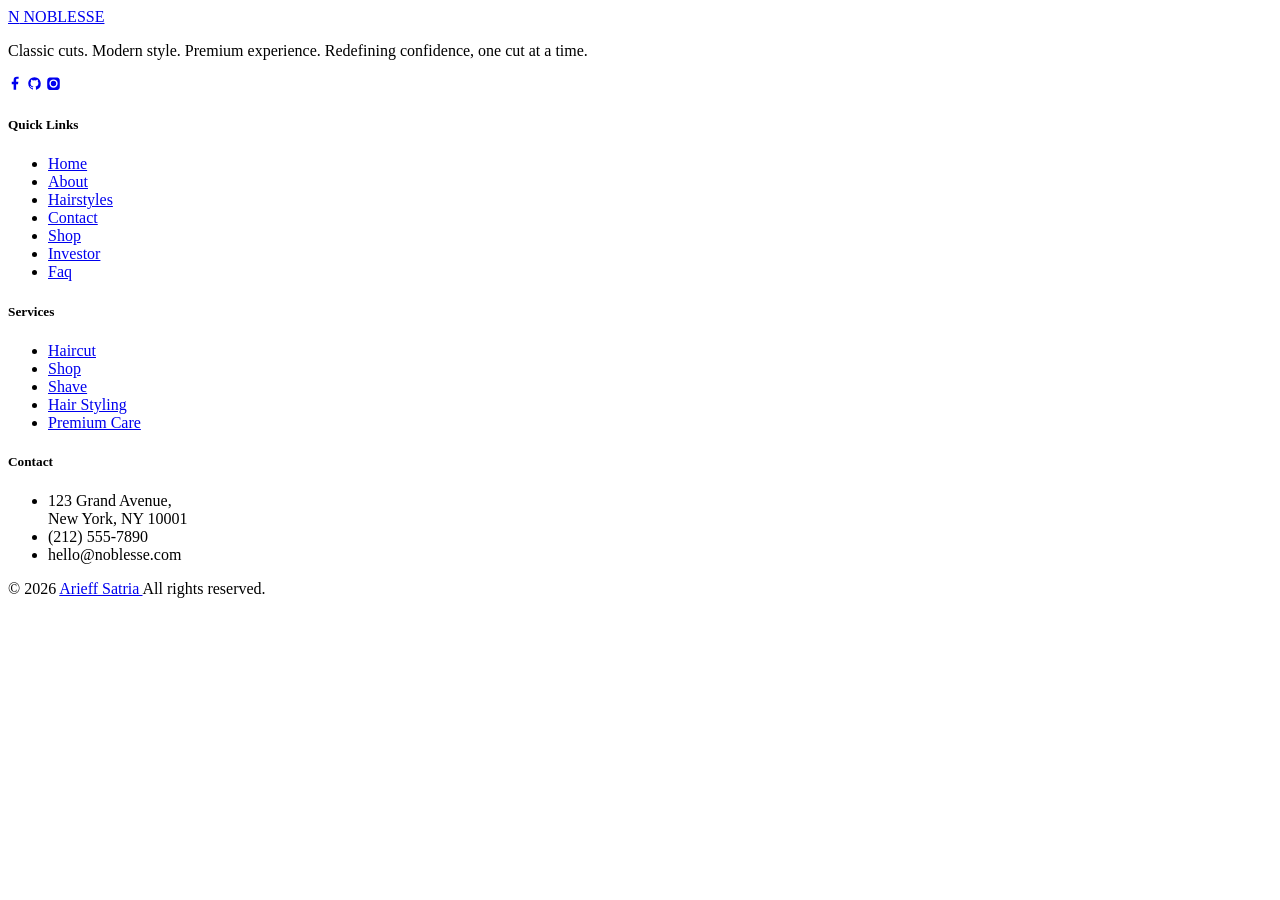
<file: components/footer.html>
<!doctype html>
<html>
  <head></head>
  <body>
    <footer>
      <div class="wrap">
        <div class="foot-grid">
          <div class="foot-col">
            <a href="index.html" class="foot-logo"
              ><span class="mark">N</span> NOBLESSE</a
            >
            <p>
              Classic cuts. Modern style. Premium experience. Redefining
              confidence, one cut at a time.
            </p>
            <div class="foot-social">
              <a href="#"
                ><svg
                  width="15"
                  height="15"
                  viewBox="0 0 24 24"
                  fill="currentColor"
                >
                  <path
                    d="M13 22v-9h3l.5-4H13V6.5c0-1.2.4-2 2-2h2V1.1C16.6 1 15.4 1 14.1 1c-3 0-5.1 1.8-5.1 5.2V9H6v4h3v9z"
                  /></svg
              ></a>
              <a href="#"
                ><svg
                  width="15"
                  height="15"
                  viewBox="0 0 24 24"
                  fill="currentColor"
                >
                  <path
                    d="M12 2C6.5 2 2 6.5 2 12c0 4.4 2.9 8.2 6.8 9.5.5.1.7-.2.7-.5v-1.7c-2.8.6-3.4-1.3-3.4-1.3-.4-1.1-1-1.4-1-1.4-.9-.6.1-.6.1-.6 1 .1 1.5 1 1.5 1 .9 1.5 2.3 1.1 2.9.8.1-.7.4-1.1.6-1.4-2.2-.2-4.6-1.1-4.6-5 0-1.1.4-2 1-2.7-.1-.2-.5-1.3.1-2.7 0 0 .8-.3 2.7 1a9.3 9.3 0 015 0c1.9-1.3 2.7-1 2.7-1 .6 1.4.2 2.5.1 2.7.6.7 1 1.6 1 2.7 0 3.9-2.4 4.7-4.6 5 .4.3.7 1 .7 2v3c0 .3.2.6.7.5A10 10 0 0022 12c0-5.5-4.5-10-10-10z"
                  /></svg
              ></a>
              <a href="#"
                ><svg
                  width="15"
                  height="15"
                  viewBox="0 0 24 24"
                  fill="currentColor"
                >
                  <path
                    d="M12 2.2c3.2 0 3.6 0 4.8.1 1.2 0 1.9.2 2.4.4a4.5 4.5 0 012.4 2.4c.2.5.4 1.2.4 2.4.1 1.2.1 1.6.1 4.8s0 3.6-.1 4.8c0 1.2-.2 1.9-.4 2.4a4.5 4.5 0 01-2.4 2.4c-.5.2-1.2.4-2.4.4-1.2.1-1.6.1-4.8.1s-3.6 0-4.8-.1c-1.2 0-1.9-.2-2.4-.4a4.5 4.5 0 01-2.4-2.4c-.2-.5-.4-1.2-.4-2.4-.1-1.2-.1-1.6-.1-4.8s0-3.6.1-4.8c0-1.2.2-1.9.4-2.4a4.5 4.5 0 012.4-2.4c.5-.2 1.2-.4 2.4-.4C8.4 2.2 8.8 2.2 12 2.2zm0 3.2a6.6 6.6 0 100 13.2 6.6 6.6 0 000-13.2zm0 10.9a4.3 4.3 0 110-8.6 4.3 4.3 0 010 8.6zm6.9-11.2a1.5 1.5 0 11-3 0 1.5 1.5 0 013 0z"
                  /></svg
              ></a>
            </div>
          </div>
          <div class="foot-col">
            <h5>Quick Links</h5>
            <ul>
              <li><a href="/">Home</a></li>
              <li><a href="/about">About</a></li>
              <li><a href="/hairstyle">Hairstyles</a></li>
              <li><a href="/contact">Contact</a></li>
              <li><a href="/shop">Shop</a></li>
              <li><a href="/investor">Investor</a></li>
              <li><a href="/faq">Faq</a></li>
            </ul>
          </div>
          <div class="foot-col">
            <h5>Services</h5>
            <ul>
              <li><a href="/hairstyle">Haircut</a></li>
              <li><a href="/shop">Shop</a></li>
              <li><a href="#">Shave</a></li>
              <li><a href="/hairstyle">Hair Styling</a></li>
              <li><a href="#">Premium Care</a></li>
            </ul>
          </div>
          <div class="foot-col">
            <h5>Contact</h5>
            <ul>
              <li>123 Grand Avenue,<br />New York, NY 10001</li>
              <li>(212) 555-7890</li>
              <li>hello@noblesse.com</li>
            </ul>
          </div>
        </div>
        <div class="foot-bottom">
          © 2026 
          <a href="https://arieffsatria.vercel.app/" target="_blank">
            Arieff Satria
          </a> All rights reserved.
        </div>
      </div>
    </footer>
  </body>
</html>
</file>
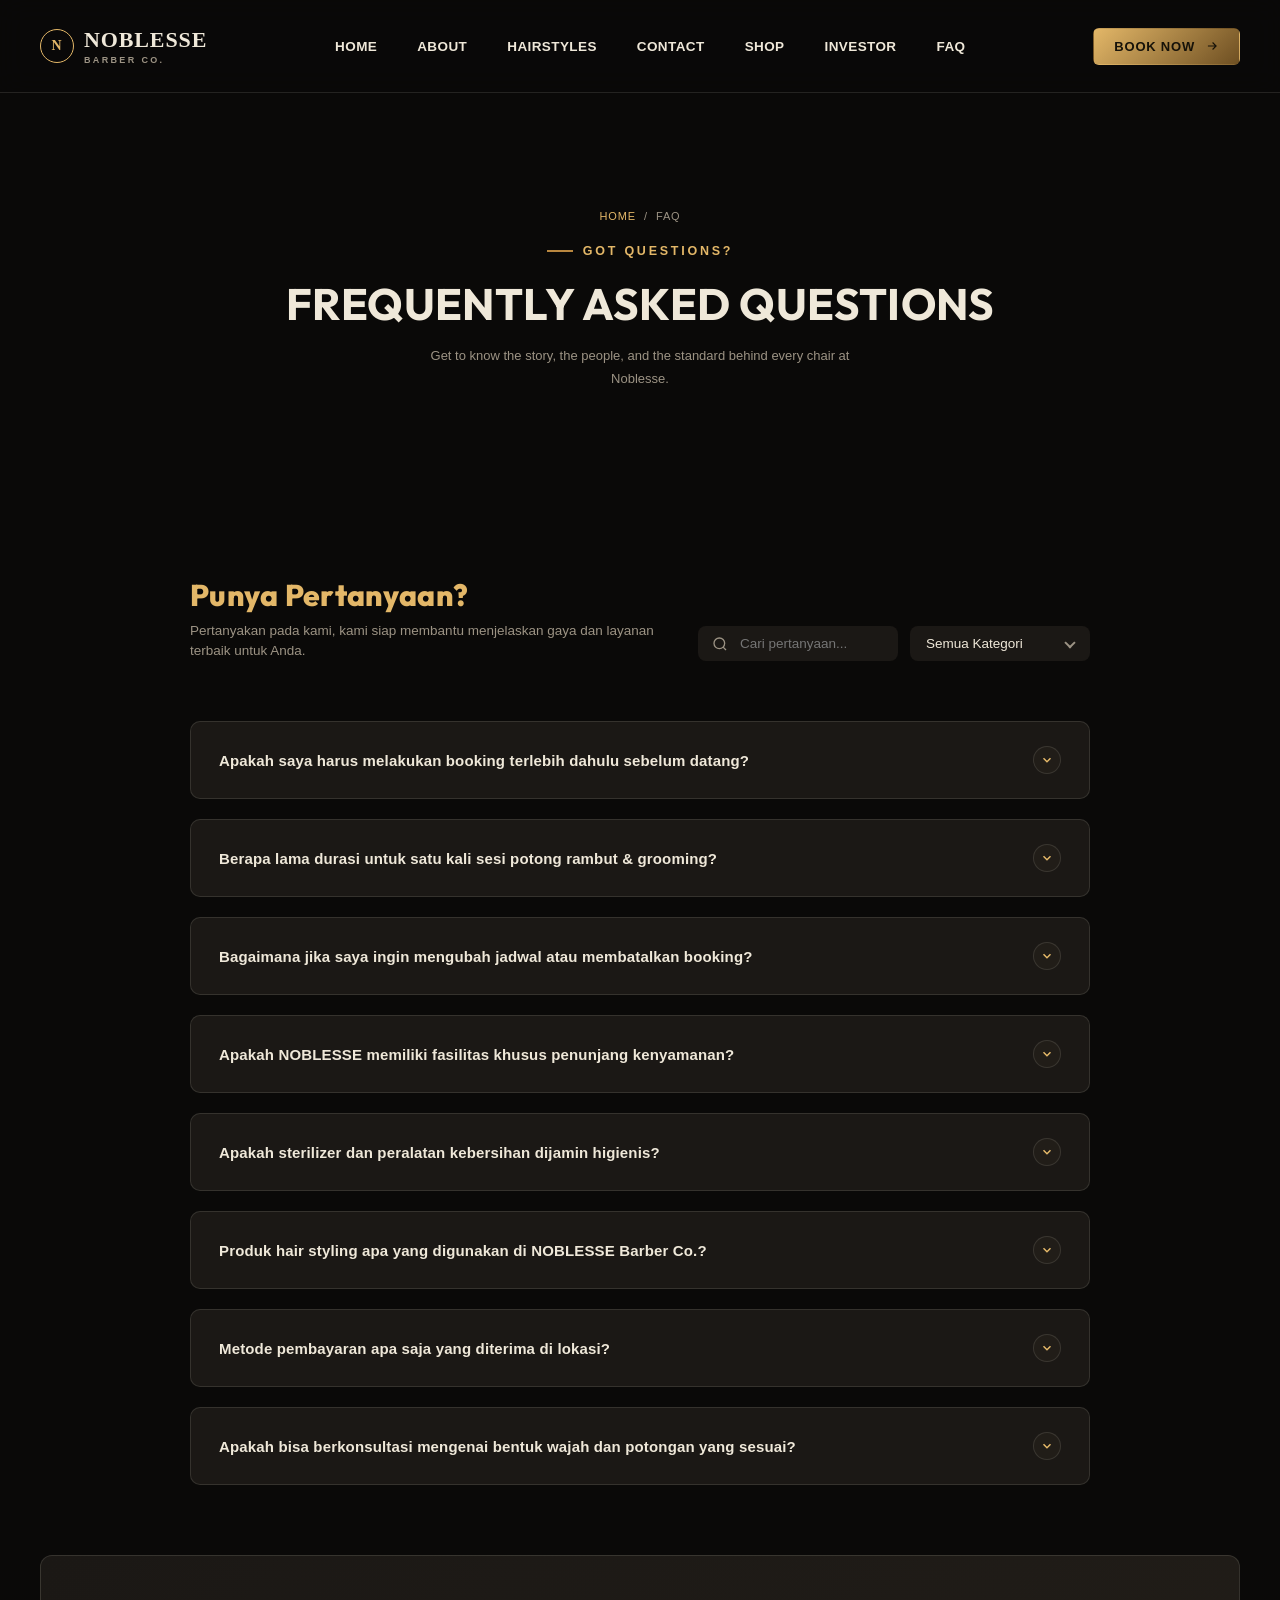
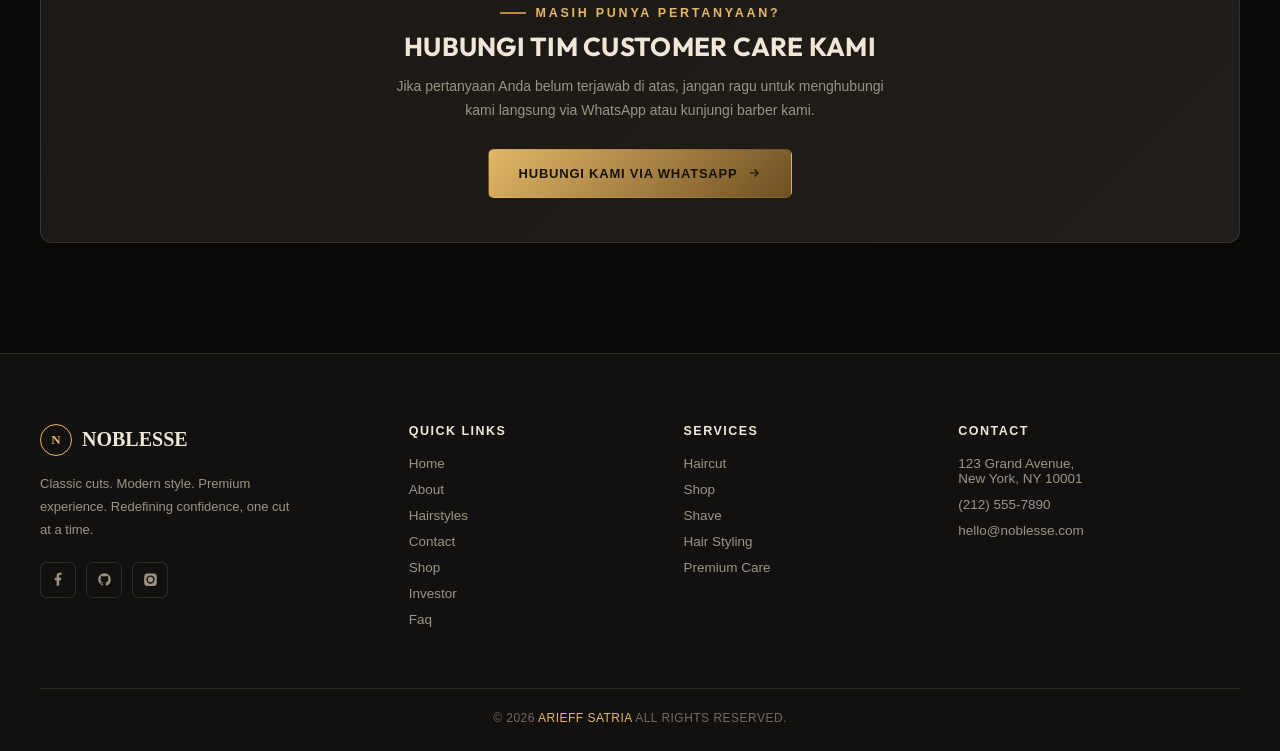
<file: website/faq/faq.html>
<!doctype html>
<html lang="en">
  <head>
    <meta charset="UTF-8" />
    <meta name="viewport" content="width=device-width, initial-scale=1.0" />
    <title>FAQ — NOBLESSE Barber Co.</title>
    <link rel="preconnect" href="https://fonts.googleapis.com" />
    <link rel="preconnect" href="https://fonts.gstatic.com" crossorigin />
    <link
      href="https://fonts.googleapis.com/css2?family=Outfit:wght@200;300;400;500;600;700;800&display=swap"
      rel="stylesheet"
    />
    <link rel="stylesheet" href="/website/faq/faq.css" />
    <link rel="stylesheet" href="/components/global.css" />
  </head>
  <body>
    <div id="navbar"></div>

    <section class="page-banner">
      <div class="wrap">
        <div class="crumbs"><a href="index.html">Home</a><span>/</span>FAQ</div>
        <div class="eyebrow">Got Questions?</div>
        <h1>Frequently Asked Questions</h1>
        <p class="banner-sub">
          Get to know the story, the people, and the standard behind every chair
          at Noblesse.
        </p>
      </div>
    </section>

    <!-- SECTION SEARCH & FILTER -->
    <section class="faq-search-sec">
      <div class="wrap">
        <div class="faq-filter-row">
          <!-- SISI KIRI: ELEGAN HEADLINE -->
          <div class="faq-header-text">
            <h1>Punya Pertanyaan?</h1>
            <p>
              Pertanyakan pada kami, kami siap membantu menjelaskan gaya dan
              layanan terbaik untuk Anda.
            </p>
          </div>

          <!-- SISI KANAN: SEARCH BOX & DROPDOWN CATEGORY -->
          <div class="faq-controls">
            <!-- PENCARIAN -->
            <div class="search-box-wrap">
              <input
                type="text"
                id="faqSearch"
                placeholder="Cari pertanyaan..."
              />
              <svg
                width="16"
                height="16"
                viewBox="0 0 24 24"
                fill="none"
                stroke="currentColor"
                stroke-width="2"
              >
                <circle cx="11" cy="11" r="8" />
                <path d="M21 21l-4.35-4.35" />
              </svg>
            </div>

            <!-- DROPDOWN FILTER -->
            <div class="faq-select-wrap" id="faqSelectWrap">
              <select id="faqCategorySelect" class="faq-select">
                <option value="all">Semua Kategori</option>
                <option value="booking">Layanan & Booking</option>
                <option value="facility">Fasilitas & Lokasi</option>
                <option value="products">Produk & Perawatan</option>
                <option value="payment">Pembayaran</option>
              </select>
            </div>
          </div>
        </div>
      </div>
    </section>

    <section class="faq-sec">
      <div class="wrap">
        <div class="faq-grid" id="faqGrid">
          <!-- ITEM 1 -->
          <div class="faq-item" data-cat="booking">
            <div class="faq-question">
              <h3>
                Apakah saya harus melakukan booking terlebih dahulu sebelum
                datang?
              </h3>
              <div class="faq-icon">
                <svg
                  width="14"
                  height="14"
                  viewBox="0 0 24 24"
                  fill="none"
                  stroke="currentColor"
                  stroke-width="2.5"
                >
                  <path d="M6 9l6 6 6-6" />
                </svg>
              </div>
            </div>
            <div class="faq-answer">
              <p>
                Kami sangat menyarankan Anda melakukan booking secara online
                melalui situs kami agar mendapatkan prioritas waktu dan
                terhindar dari antrean panjang. Namun, kami juga tetap melayani
                pelanggan <i>walk-in</i> sesuai dengan ketersediaan kursi barber
                pada saat itu.
              </p>
            </div>
          </div>

          <!-- ITEM 2 -->
          <div class="faq-item" data-cat="booking">
            <div class="faq-question">
              <h3>
                Berapa lama durasi untuk satu kali sesi potong rambut &
                grooming?
              </h3>
              <div class="faq-icon">
                <svg
                  width="14"
                  height="14"
                  viewBox="0 0 24 24"
                  fill="none"
                  stroke="currentColor"
                  stroke-width="2.5"
                >
                  <path d="M6 9l6 6 6-6" />
                </svg>
              </div>
            </div>
            <div class="faq-answer">
              <p>
                Rata-rata durasi sesi potong rambut standar adalah 45–60 menit.
                Ini sudah mencakup konsultasi gaya, pencucian rambut awal,
                pemotongan presisi, pemijatan kepala ringan, hot towel service,
                serta pembersihan akhir & hair styling dengan produk premium.
              </p>
            </div>
          </div>

          <!-- ITEM 3 -->
          <div class="faq-item" data-cat="booking">
            <div class="faq-question">
              <h3>
                Bagaimana jika saya ingin mengubah jadwal atau membatalkan
                booking?
              </h3>
              <div class="faq-icon">
                <svg
                  width="14"
                  height="14"
                  viewBox="0 0 24 24"
                  fill="none"
                  stroke="currentColor"
                  stroke-width="2.5"
                >
                  <path d="M6 9l6 6 6-6" />
                </svg>
              </div>
            </div>
            <div class="faq-answer">
              <p>
                Anda dapat mengubah jadwal atau membatalkan janji temu
                setidaknya 2 jam sebelum waktu booking Anda melalui pesan
                WhatsApp resmi kami. Mohon konfirmasi lebih awal agar jam
                tersebut dapat dialokasikan untuk pelanggan lain.
              </p>
            </div>
          </div>

          <!-- ITEM 4 -->
          <div class="faq-item" data-cat="facility">
            <div class="faq-question">
              <h3>
                Apakah NOBLESSE memiliki fasilitas khusus penunjang kenyamanan?
              </h3>
              <div class="faq-icon">
                <svg
                  width="14"
                  height="14"
                  viewBox="0 0 24 24"
                  fill="none"
                  stroke="currentColor"
                  stroke-width="2.5"
                >
                  <path d="M6 9l6 6 6-6" />
                </svg>
              </div>
            </div>
            <div class="faq-answer">
              <p>
                Tentu! Lounge kami dilengkapi dengan pendingin ruangan full AC,
                area tunggu dengan sofa kulit yang nyaman, pilihan complimentary
                drink (kopi/teh/air mineral), Wi-Fi gratis berkecepatan tinggi,
                serta suasana interior bernuansa vintage modern yang hangat.
              </p>
            </div>
          </div>

          <!-- ITEM 5 -->
          <div class="faq-item" data-cat="facility">
            <div class="faq-question">
              <h3>
                Apakah sterilizer dan peralatan kebersihan dijamin higienis?
              </h3>
              <div class="faq-icon">
                <svg
                  width="14"
                  height="14"
                  viewBox="0 0 24 24"
                  fill="none"
                  stroke="currentColor"
                  stroke-width="2.5"
                >
                  <path d="M6 9l6 6 6-6" />
                </svg>
              </div>
            </div>
            <div class="faq-answer">
              <p>
                Kesehatan dan kebersihan pelanggan adalah prioritas utama kami.
                Seluruh sikat, clipper blade, dan guna silet memakai silet
                steril sekali pakai (single-use razor blade). Peralatan
                stainless steel lainnya selalu didisinfeksi menggunakan cairan
                sterilizer standar medis sebelum digunakan ke setiap pelanggan.
              </p>
            </div>
          </div>

          <!-- ITEM 6 -->
          <div class="faq-item" data-cat="products">
            <div class="faq-question">
              <h3>
                Produk hair styling apa yang digunakan di NOBLESSE Barber Co.?
              </h3>
              <div class="faq-icon">
                <svg
                  width="14"
                  height="14"
                  viewBox="0 0 24 24"
                  fill="none"
                  stroke="currentColor"
                  stroke-width="2.5"
                >
                  <path d="M6 9l6 6 6-6" />
                </svg>
              </div>
            </div>
            <div class="faq-answer">
              <p>
                Kami hanya menggunakan produk pria kelas dunia dan berbahan
                alami teruji, seperti pomade water-based, matte clay, sea salt
                spray, dan beard oil eksklusif yang tidak merusak rambut serta
                gampang dibersihkan. Anda juga dapat membeli produk-produk ini
                langsung di outlet kami.
              </p>
            </div>
          </div>

          <!-- ITEM 7 -->
          <div class="faq-item" data-cat="payment">
            <div class="faq-question">
              <h3>Metode pembayaran apa saja yang diterima di lokasi?</h3>
              <div class="faq-icon">
                <svg
                  width="14"
                  height="14"
                  viewBox="0 0 24 24"
                  fill="none"
                  stroke="currentColor"
                  stroke-width="2.5"
                >
                  <path d="M6 9l6 6 6-6" />
                </svg>
              </div>
            </div>
            <div class="faq-answer">
              <p>
                Kami menerima berbagai metode pembayaran baik tunai (Cash)
                maupun non-tunai, termasuk QRIS, Transfer Bank, Kartu
                Debit/Kredit (Visa/Mastercard), serta E-Wallet (GoPay, OVO,
                ShopeePay, DANA).
              </p>
            </div>
          </div>

          <!-- ITEM 8 -->
          <div class="faq-item" data-cat="products">
            <div class="faq-question">
              <h3>
                Apakah bisa berkonsultasi mengenai bentuk wajah dan potongan
                yang sesuai?
              </h3>
              <div class="faq-icon">
                <svg
                  width="14"
                  height="14"
                  viewBox="0 0 24 24"
                  fill="none"
                  stroke="currentColor"
                  stroke-width="2.5"
                >
                  <path d="M6 9l6 6 6-6" />
                </svg>
              </div>
            </div>
            <div class="faq-answer">
              <p>
                Sangat bisa! Setiap sesi di NOBLESSE selalu diawali dengan 5-10
                menit konsultasi gratis bersama Master Barber kami. Kami akan
                merekomendasikan gaya rambut yang paling cocok berdasarkan
                bentuk wajah, jenis rambut, serta aktivitas harian Anda.
              </p>
            </div>
          </div>
        </div>

        <div class="help-box">
          <div
            class="eyebrow"
            style="justify-content: center; margin-bottom: 10px"
          >
            Masih Punya Pertanyaan?
          </div>
          <h3>Hubungi Tim Customer Care Kami</h3>
          <p>
            Jika pertanyaan Anda belum terjawab di atas, jangan ragu untuk
            menghubungi kami langsung via WhatsApp atau kunjungi barber kami.
          </p>
          <a href="booking.html" class="btn btn-gold"
            >Hubungi Kami via WhatsApp
            <svg
              viewBox="0 0 24 24"
              fill="none"
              stroke="currentColor"
              stroke-width="2"
            >
              <path d="M5 12h14M13 6l6 6-6 6" />
            </svg>
          </a>
        </div>
      </div>
    </section>

    <div id="footer"></div>
    <script src="/website/faq/faq.js"></script>
    <script src="/components/main.js"></script>
  </body>
</html>
</file>
<file: website/faq/faq.css>
/* ===== PAGE BANNER ===== */
.page-banner {
  position: relative;
  height: 46vh;
  min-height: 340px;
  display: flex;
  align-items: center;
  justify-content: center;
  background:
    linear-gradient(
      180deg,
      rgba(10, 9, 8, 0.55) 0%,
      rgba(10, 9, 8, 0.75) 60%,
      rgba(10, 9, 8, 1) 100%
    ),
    url("https://images.unsplash.com/photo-1585747860715-2ba37e788b70?fm=jpg&q=80&w=2200&auto=format&fit=crop")
      center/cover;
  text-align: center;
}
.page-banner .eyebrow {
  justify-content: center;
}
.page-banner .crumbs {
  font-size: 11px;
  color: var(--muted);
  letter-spacing: 0.08em;
  text-transform: uppercase;
  margin-bottom: 16px;
}
.page-banner .crumbs a {
  color: var(--gold-light);
}
.page-banner .crumbs span {
  margin: 0 8px;
  color: var(--muted);
}
.page-banner h1 {
  font-size: 44px;
  text-transform: uppercase;
  margin: 18px 0 14px;
}
.page-banner .banner-sub {
  font-size: 13px;
  color: var(--muted);
  font-weight: 400;
  max-width: 480px;
  margin: 0 auto;
  line-height: 1.7;
}

/* ===== SEARCH & FILTER SECTION ===== */
.faq-search-sec {
  padding: 70px 0 30px;
}
.faq-filter-row {
  max-width: 900px;
  margin: 0 auto;
  display: flex;
  align-items: flex-end;
  justify-content: space-between;
  gap: 24px;
}

/* Headline (left side) */
.faq-header-text {
  flex: 1;
}
.faq-header-text h1 {
  font-size: 30px;
  font-weight: 800;
  line-height: 1.25;
  margin-bottom: 6px;
  color: var(--gold-light);
}
.faq-header-text p {
  font-size: 13.5px;
  color: var(--muted);
  font-weight: 400;
  line-height: 1.5;
}

/* Filter group (right side) */
.faq-controls {
  display: flex;
  align-items: center;
  gap: 12px;
  flex-shrink: 0;
}

/* Search input */
.search-box-wrap {
  position: relative;
}
.search-box-wrap input {
  width: 200px;
  padding: 10px 16px 10px 42px;
  background: var(--bg-3);
  border: 1px solid var(--line-border);
  border-radius: 8px;
  color: var(--cream);
  font-family: "Poppins", sans-serif;
  font-size: 13.5px;
  outline: none;
  transition: all 0.3s cubic-bezier(0.4, 0, 0.2, 1);
}
.search-box-wrap input:focus {
  width: 260px;
  border-color: var(--gold);
  box-shadow: 0 0 10px rgba(185, 135, 63, 0.2);
}
.search-box-wrap svg {
  position: absolute;
  left: 14px;
  top: 50%;
  transform: translateY(-50%);
  color: var(--muted);
  transition: color 0.3s;
}
.search-box-wrap input:focus + svg,
.search-box-wrap:focus-within svg {
  color: var(--gold-light);
}

/* Category dropdown */
.faq-select-wrap {
  position: relative;
  min-width: 180px;
}
.faq-select {
  width: 100%;
  padding: 10px 38px 10px 16px;
  background: var(--bg-3);
  border: 1px solid var(--line-border);
  border-radius: 8px;
  color: var(--cream);
  font-family: "Poppins", sans-serif;
  font-size: 13.5px;
  font-weight: 500;
  outline: none;
  cursor: pointer;
  appearance: none;
  -webkit-appearance: none;
  -moz-appearance: none;
  transition:
    border-color 0.25s,
    box-shadow 0.25s,
    color 0.25s;
}
.faq-select-wrap::after {
  content: "";
  position: absolute;
  right: 16px;
  top: 50%;
  width: 6px;
  height: 6px;
  border-right: 2px solid var(--muted);
  border-bottom: 2px solid var(--muted);
  transform: translateY(-65%) rotate(45deg);
  pointer-events: none;
  transition:
    transform 0.25s ease,
    border-color 0.25s ease;
}
.faq-select-wrap.is-open .faq-select {
  border-color: var(--gold);
  box-shadow: 0 0 10px rgba(185, 135, 63, 0.2);
  color: var(--gold-light);
}
.faq-select-wrap.is-open::after {
  transform: translateY(-20%) rotate(-135deg);
  border-color: var(--gold-light);
}
.faq-select option {
  background: var(--bg-3);
  color: var(--cream);
  padding: 10px;
}

/* ===== FAQ CONTENT (accordion) ===== */
.faq-sec {
  padding: 30px 0 110px;
}
.faq-grid {
  max-width: 900px;
  margin: 0 auto;
  display: flex;
  flex-direction: column;
  gap: 20px;
}
.faq-item {
  background: var(--bg-3);
  border: 1px solid var(--line);
  border-radius: 10px;
  overflow: hidden;
  transition: 0.3s;
}
.faq-item:hover {
  border-color: var(--gold-deep);
}
.faq-question {
  padding: 24px 28px;
  display: flex;
  align-items: center;
  justify-content: space-between;
  cursor: pointer;
  gap: 20px;
  user-select: none;
}
.faq-question h3 {
  font-size: 15px;
  font-family: "Poppins", sans-serif;
  font-weight: 600;
  color: var(--cream);
  transition: 0.25s;
}
.faq-item.active .faq-question h3 {
  color: var(--gold-light);
}
.faq-icon {
  width: 28px;
  height: 28px;
  border-radius: 50%;
  background: var(--bg-4);
  border: 1px solid var(--line);
  display: flex;
  align-items: center;
  justify-content: center;
  color: var(--gold-light);
  flex-shrink: 0;
  transition: 0.3s;
}
.faq-item.active .faq-icon {
  transform: rotate(180deg);
  background: var(--gold);
  color: #161209;
}
.faq-answer {
  max-height: 0;
  overflow: hidden;
  transition:
    max-height 0.35s ease,
    padding 0.35s ease;
  padding: 0 28px;
  background: var(--bg-2);
  border-top: 0px solid var(--line);
}
.faq-item.active .faq-answer {
  max-height: 300px;
  padding: 20px 28px 26px;
  border-top-width: 1px;
}
.faq-answer p {
  color: var(--muted);
  font-size: 13px;
  line-height: 1.8;
}

/* ===== NEED HELP TEASER ===== */
.help-box {
  margin-top: 70px;
  background: linear-gradient(135deg, var(--bg-3), var(--bg-4));
  border: 1px solid var(--line);
  border-radius: 12px;
  padding: 44px;
  text-align: center;
}
.help-box h3 {
  font-size: 26px;
  text-transform: uppercase;
  margin-bottom: 12px;
}
.help-box p {
  color: var(--muted);
  font-size: 14px;
  max-width: 520px;
  margin: 0 auto 26px;
  line-height: 1.7;
}

@media (max-width: 1150px) {
  .navlinks {
    display: none;
  }
  .menu-toggle {
    display: flex;
  }
  .nav-mobile {
    display: flex;
  }
}

/* Small laptop / large tablet (~980px) */
@media (max-width: 980px) {
  .wrap {
    padding: 0 22px;
  }
  .page-banner h1 {
    font-size: 36px;
  }
}

/* Filter row stacks before the search/dropdown controls get cramped (~850px) */
@media (max-width: 850px) {
  .faq-filter-row {
    flex-direction: column;
    align-items: flex-start;
    gap: 20px;
  }
  .faq-controls {
    width: 100%;
  }
  .search-box-wrap {
    flex: 1;
  }
  .search-box-wrap input {
    width: 100%;
  }
  .search-box-wrap input:focus {
    width: 100%;
  }
  .faq-select-wrap {
    flex: 1;
  }
}

/* Small tablet / large phone landscape (~768px) */
@media (max-width: 768px) {
  .page-banner h1 {
    font-size: 32px;
  }
  .help-box {
    padding: 30px 20px;
  }
  .help-box .btn {
    width: 100%;
    justify-content: center;
  }
}

/* Mobile phones (~600px and below) */
@media (max-width: 600px) {
  .wrap {
    padding: 0 22px;
  }
  .foot-grid {
    grid-template-columns: 1fr;
  }
  .faq-controls {
    flex-direction: column;
    width: 100%;
  }
  .search-box-wrap,
  .faq-select-wrap {
    width: 100%;
  }
  .faq-header-text h1 {
    font-size: 26px;
  }
  .faq-question {
    padding: 20px 20px;
  }
  .faq-question h3 {
    font-size: 14px;
  }
  .help-box {
    padding: 26px 18px;
  }
  .help-box h3 {
    font-size: 22px;
  }
  .help-box .btn {
    width: 100%;
    justify-content: center;
    padding: 14px 18px;
    font-size: 12px;
    white-space: normal;
    text-align: center;
  }
  .help-box .btn svg {
    flex-shrink: 0;
  }
}

/* Extra-small phones (~400px and below) */
@media (max-width: 400px) {
  .wrap {
    padding: 0 16px;
  }
  .page-banner h1 {
    font-size: 26px;
  }
  .faq-header-text h1 {
    font-size: 22px;
  }
  .faq-answer p {
    font-size: 12.5px;
  }
}
</file>
<file: components/global.css>
/* ===== ROOT / VARIABLES ===== */
:root {
  --surface: #151515;
  --bg: #0a0908;
  --bg-2: #131110;
  --bg-3: #1b1815;
  --bg-4: #211d18;
  --gold-deep: #6e4f22;
  --gold: #b9873f;
  --gold-light: #e3b768;
  --cream: #efe8d9;
  --muted: #9c9384;
  --line: rgba(239, 232, 217, 0.12);
  --radius: 6px;
}

/* ===== RESET / BASE ===== */
* {
  box-sizing: border-box;
  margin: 0;
  padding: 0;
}
html {
  scroll-behavior: smooth;
  overflow-x: hidden;
}
body {
  font-family: "Poppins", sans-serif;
  background: var(--bg);
  color: var(--cream);
  -webkit-font-smoothing: antialiased;
}
h1,
h2,
h3,
h4 {
  font-family: "Outfit", serif;
  font-weight: 700;
  letter-spacing: 0.01em;
  color: var(--cream);
}
a {
  text-decoration: none;
  color: inherit;
}
img {
  display: block;
  width: 100%;
  height: 100%;
  object-fit: cover;
}
.wrap {
  max-width: 1280px;
  margin: 0 auto;
  padding: 0 40px;
}

/* ===== SHARED UI (eyebrow / buttons) ===== */
.eyebrow {
  display: inline-flex;
  align-items: center;
  gap: 10px;
  font-size: 12.5px;
  letter-spacing: 0.22em;
  text-transform: uppercase;
  color: var(--gold-light);
  font-weight: 700;
}
.eyebrow::before {
  content: "";
  width: 26px;
  height: 2px;
  background: var(--gold);
}
.btn {
  display: inline-flex;
  align-items: center;
  gap: 10px;
  padding: 16px 30px;
  border-radius: var(--radius);
  font-size: 13px;
  font-weight: 700;
  letter-spacing: 0.06em;
  text-transform: uppercase;
  cursor: pointer;
  border: 1px solid transparent;
  transition: 0.25s ease;
  white-space: nowrap;
}
.btn-gold {
  background: linear-gradient(135deg, var(--gold-light), var(--gold-deep));
  color: #161209;
}
.btn-gold:hover {
  filter: brightness(1.12);
}
.btn-outline {
  background: transparent;
  color: var(--cream);
  border-color: rgba(239, 232, 217, 0.3);
}
.btn-outline:hover {
  border-color: var(--gold-light);
  color: var(--gold-light);
}
.btn svg {
  width: 14px;
  height: 14px;
  transition: 0.25s;
}
.btn:hover svg {
  transform: translateX(3px);
}
.btn-dark {
  background: var(--bg-4);
  color: var(--cream);
  border: 1px solid var(--line);
}
.btn-dark:hover {
  border-color: var(--gold);
  color: var(--gold-light);
}
.btn-nav {
  padding: 10px 20px;
}
.btn-hero {
  padding: 15px 20px;
}
.link-arrow {
  display: inline-flex;
  align-items: center;
  gap: 8px;
  font-weight: 700;
  font-size: 13px;
  letter-spacing: 0.05em;
  text-transform: uppercase;
  border-bottom: 1px solid var(--gold);
  padding-bottom: 3px;
  color: var(--cream);
}

/* ===== HEADER (identical system to index.html) ===== */
/* sticky must live on the #navbar wrapper (direct child of body), not on
     <header> itself — header's own parent is only as tall as header,
     leaving no scroll range for sticky to work within. */
#navbar {
  position: sticky;
  top: 0;
  z-index: 100;
}
header {
  background: rgba(10, 9, 8, 0.88);
  backdrop-filter: blur(14px);
  border-bottom: 1px solid var(--line);
}
.nav {
  display: flex;
  align-items: center;
  justify-content: space-between;
  height: 92px;
}
.logo {
  display: flex;
  align-items: center;
  gap: 10px;
  font-family: "Playfair Display", serif;
  font-size: 22px;
  font-weight: 900;
  letter-spacing: 0.04em;
  text-transform: uppercase;
}
.logo .mark {
  width: 34px;
  height: 34px;
  border: 1.5px solid var(--gold-light);
  border-radius: 50%;
  display: flex;
  align-items: center;
  justify-content: center;
  font-size: 14px;
  color: var(--gold-light);
}
.logo small {
  display: block;
  font-family: "Poppins", sans-serif;
  font-size: 9px;
  letter-spacing: 0.26em;
  color: var(--muted);
  font-weight: 600;
  margin-top: 2px;
  text-transform: uppercase;
}
.navlinks {
  display: flex;
  gap: 40px;
  font-size: 13.5px;
  font-weight: 600;
  letter-spacing: 0.03em;
  text-transform: uppercase;
  color: var(--cream);
}
.navlinks a {
  position: relative;
  padding: 4px 0;
}
.navlinks a::after {
  content: "";
  position: absolute;
  left: 0;
  bottom: 0;
  width: 0;
  height: 1.5px;
  background: var(--gold-light);
  transition: 0.25s;
}
.navlinks a:hover::after,
.navlinks a.active::after {
  width: 100%;
}
.navlinks a.active {
  color: var(--gold-light);
}
/* Hamburger button - spans animate into an "X" when .active is toggled by JS */
.menu-toggle {
  position: relative;
  display: none;
  width: 24px;
  height: 18px;
  cursor: pointer;
  background: none;
  border: none;
  padding: 0;
  flex-shrink: 0;
}
.menu-toggle span {
  position: absolute;
  left: 0;
  width: 24px;
  height: 2px;
  background: var(--cream);
  transition:
    transform 0.3s ease,
    opacity 0.25s ease,
    top 0.3s ease;
}
.menu-toggle span:nth-child(1) {
  top: 0;
}
.menu-toggle span:nth-child(2) {
  top: 8px;
}
.menu-toggle span:nth-child(3) {
  top: 16px;
}
.menu-toggle.active span:nth-child(1) {
  top: 8px;
  transform: rotate(45deg);
}
.menu-toggle.active span:nth-child(2) {
  opacity: 0;
}
.menu-toggle.active span:nth-child(3) {
  top: 8px;
  transform: rotate(-45deg);
}

/* Mobile dropdown nav — a dedicated element, separate from the desktop .navlinks */
.nav-mobile {
  display: none;
  flex-direction: column;
  gap: 4px;
  position: absolute;
  left: 0;
  right: 0;
  top: 100%;
  background: var(--bg-2);
  border-bottom: 1px solid var(--line);
  padding: 14px 22px 22px;
  max-height: calc(100vh - 92px);
  overflow-y: auto;
  opacity: 0;
  visibility: hidden;
  transform: translateY(-8px);
  transition:
    opacity 0.25s ease,
    transform 0.25s ease,
    visibility 0.25s ease;
  z-index: 99;
}
.nav-mobile a {
  font-size: 14.5px;
  font-weight: 600;
  letter-spacing: 0.03em;
  text-transform: uppercase;
  color: var(--cream);
  padding: 13px 14px;
  border-radius: 8px;
  transition:
    background 0.2s ease,
    color 0.2s ease;
}
.nav-mobile a:hover {
  background: rgba(239, 232, 217, 0.06);
}
.nav-mobile a.active {
  background: rgba(239, 232, 217, 0.1);
  color: var(--gold-light);
} /* active link: grey box on mobile */
.nav-mobile .btn {
  margin-top: 10px;
  justify-content: center;
}
.nav-mobile.open {
  opacity: 1;
  visibility: visible;
  transform: translateY(0);
}

/* ===== FOOTER (identical system to index.html) ===== */
footer {
  background: var(--bg-2);
  color: var(--muted);
  padding: 70px 0 26px;
  border-top: 1px solid var(--line);
}
.foot-grid {
  display: grid;
  grid-template-columns: 1.4fr 1fr 1fr 1.2fr;
  gap: 40px;
  padding-bottom: 50px;
  border-bottom: 1px solid var(--line);
}
.foot-logo {
  display: flex;
  align-items: center;
  gap: 10px;
  color: var(--cream);
  font-family: "Playfair Display", serif;
  font-size: 20px;
  font-weight: 900;
  margin-bottom: 16px;
  text-transform: uppercase;
}
.foot-logo .mark {
  width: 32px;
  height: 32px;
  border: 1.5px solid var(--gold-light);
  border-radius: 50%;
  display: flex;
  align-items: center;
  justify-content: center;
  font-size: 13px;
  color: var(--gold-light);
}
.foot-col p {
  font-size: 13px;
  line-height: 1.8;
  max-width: 260px;
}
.foot-col h5 {
  color: var(--cream);
  font-size: 12.5px;
  letter-spacing: 0.12em;
  text-transform: uppercase;
  margin-bottom: 18px;
  font-weight: 700;
}
.foot-col ul {
  list-style: none;
}
.foot-col li {
  margin-bottom: 11px;
  font-size: 13.5px;
}
.foot-col a:hover {
  color: var(--gold-light);
}
.foot-social {
  display: flex;
  gap: 10px;
  margin-top: 20px;
}
.foot-social a {
  width: 36px;
  height: 36px;
  border-radius: var(--radius);
  border: 1px solid var(--line);
  display: flex;
  align-items: center;
  justify-content: center;
  transition: 0.25s;
}
.foot-social a:hover {
  border-color: var(--gold);
  color: var(--gold-light);
}
.foot-bottom {
  padding-top: 22px;
  text-align: center;
  font-size: 12px;
  color: #6f6a5f;
  text-transform: uppercase;
  letter-spacing: 0.04em;
}

.foot-bottom a {
  color: var(--gold-light);
}

@media (max-width: 1150px) {
  .btn-nav {
    display: none;
  }

  .navlinks {
    display: none;
  }
  .menu-toggle {
    display: flex;
  }
  .nav-mobile {
    display: flex;
  }
}

@media (max-width: 980px) {
  .foot-grid {
    grid-template-columns: 1fr 1fr;
    row-gap: 36px;
  }
}

@media (max-width: 600px) {
  .foot-grid {
    grid-template-columns: 1fr;
  }
}
</file>
